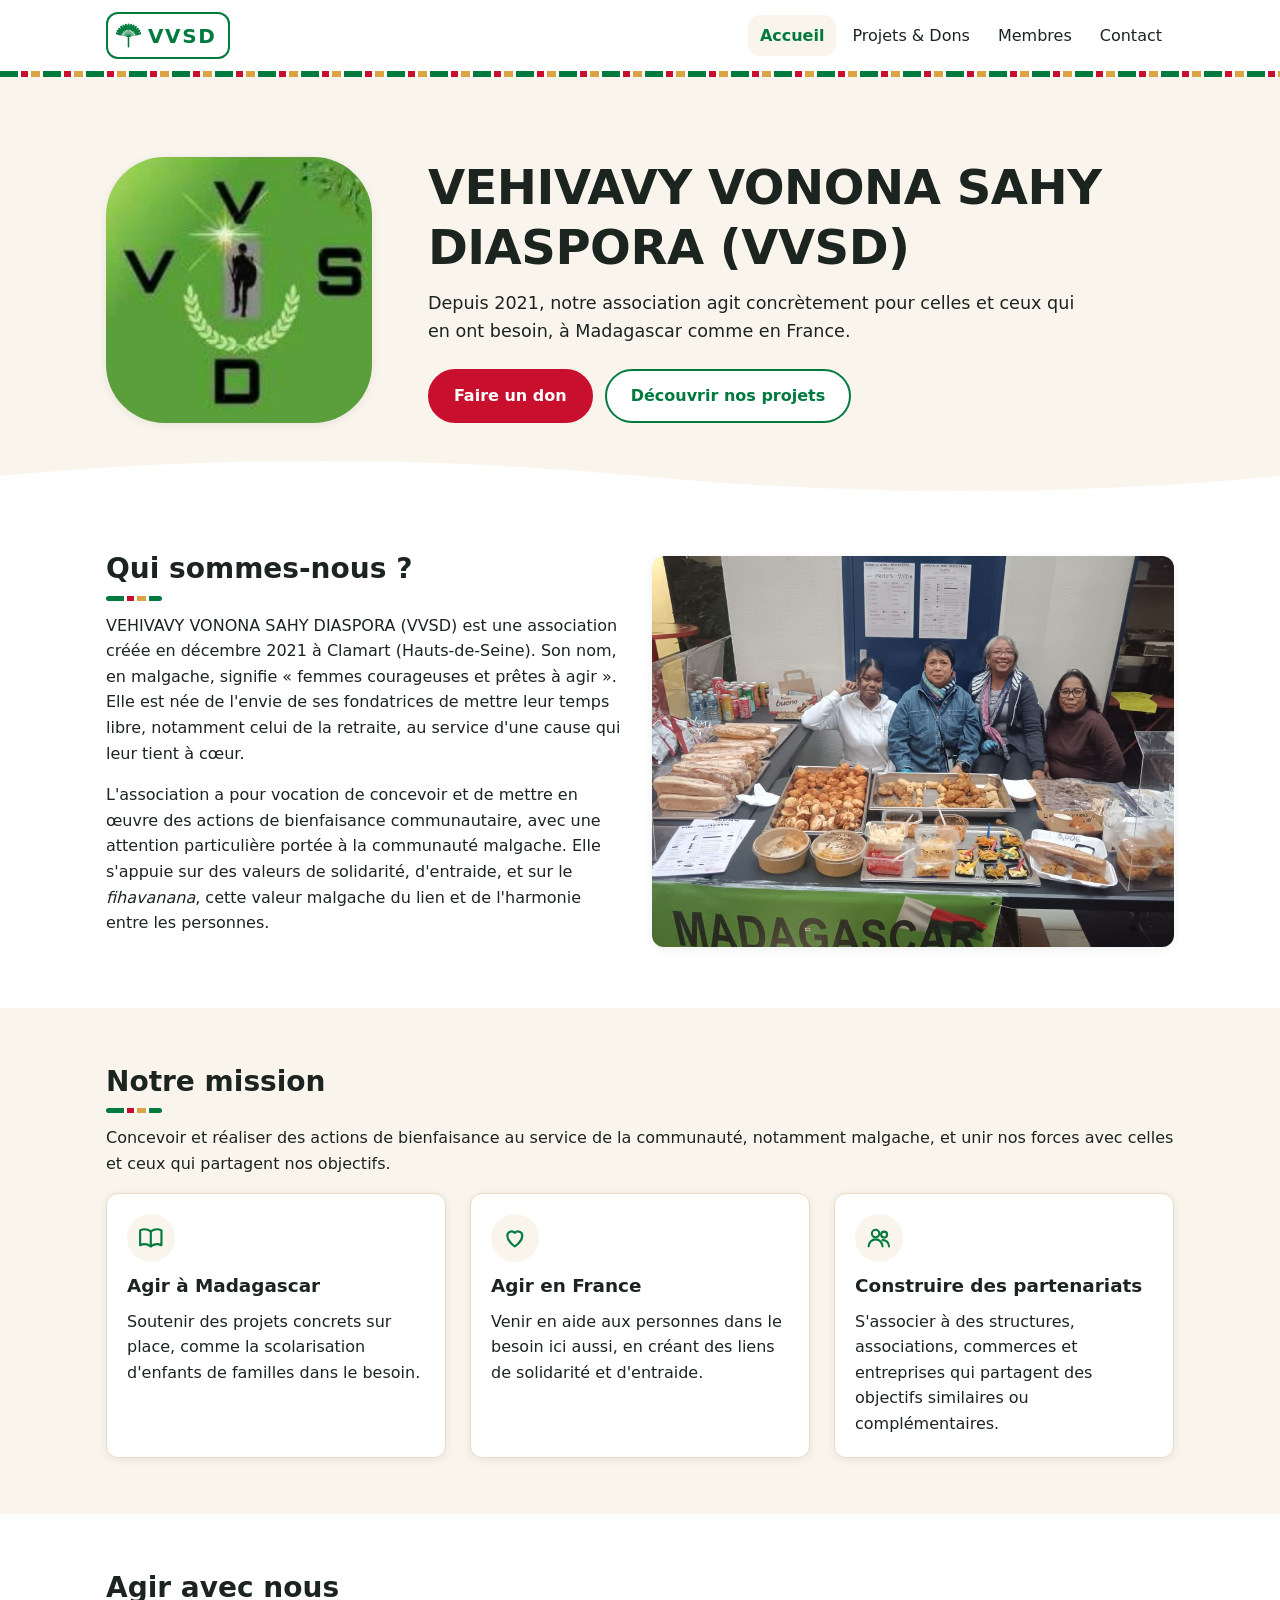
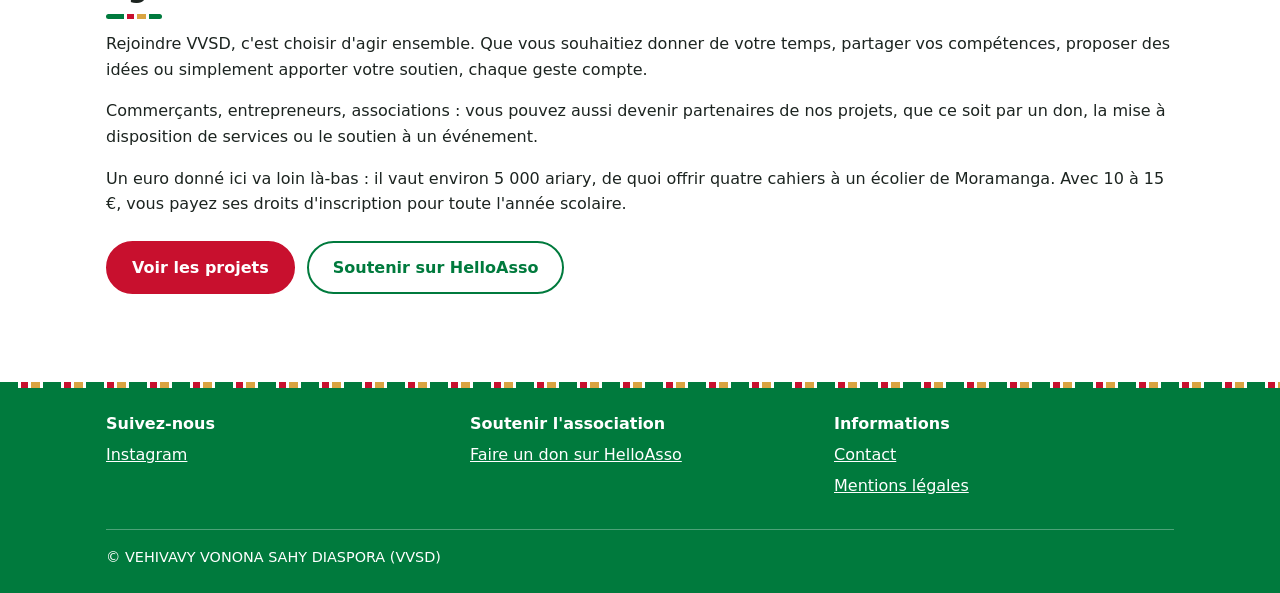
<file: index.html>
<!DOCTYPE html>
<html lang="fr">
<head>
  <meta charset="UTF-8">
  <meta name="viewport" content="width=device-width, initial-scale=1">
  <title>Accueil – VVSD</title>
  <meta name="description" content="VEHIVAVY VONONA SAHY DIASPORA (VVSD), association de solidarité agissant à Madagascar et en France.">
  <meta property="og:type" content="website">
  <meta property="og:site_name" content="VVSD">
  <meta property="og:locale" content="fr_FR">
  <meta property="og:title" content="Accueil – VVSD">
  <meta property="og:description" content="VEHIVAVY VONONA SAHY DIASPORA (VVSD), association de solidarité agissant à Madagascar et en France.">
  <meta property="og:url" content="https://mathieu-jousson.github.io/Site_VVSD/">
  <meta property="og:image" content="https://mathieu-jousson.github.io/Site_VVSD/assets/img/apercu-partage.jpg">
  <meta property="og:image:width" content="1200">
  <meta property="og:image:height" content="630">
  <meta property="og:image:alt" content="Logo et nom de l'association VVSD">
  <meta name="twitter:card" content="summary_large_image">
  <link rel="icon" type="image/png" sizes="32x32" href="assets/img/favicon-32.png">
  <link rel="apple-touch-icon" href="assets/img/apple-touch-icon.png">
  <link rel="stylesheet" href="css/style.css">
  <script src="js/script.js" defer></script>
</head>
<body>
  <a class="skip-link" href="#contenu">Aller au contenu</a>
  <header class="site-header">
    <div class="container header-inner">
      <a class="logo" href="index.html" aria-label="VVSD – retour à l'accueil">VVSD</a>
      <button class="nav-toggle" type="button" aria-expanded="false" aria-controls="nav-menu" hidden>
        <span class="nav-toggle-icon" aria-hidden="true"></span>
        <span>Menu</span>
      </button>
      <nav class="site-nav" aria-label="Navigation principale">
        <ul class="nav-list" id="nav-menu">
          <li><a href="index.html" aria-current="page">Accueil</a></li>
          <li><a href="projets.html">Projets &amp; Dons</a></li>
          <li><a href="membres.html">Membres</a></li>
          <li><a href="contact.html">Contact</a></li>
        </ul>
      </nav>
    </div>
  </header>

  <main id="contenu">
    <section class="hero hero-home">
      <div class="container hero-brand">
        <img class="hero-logo" src="assets/img/logo-vvsd.jpg" alt="Logo de l'association VVSD" width="400" height="400">
        <div>
          <h1>VEHIVAVY VONONA SAHY DIASPORA (VVSD)</h1>
          <p>Depuis 2021, notre association agit concrètement pour celles et ceux qui en ont besoin, à Madagascar comme en France.</p>
          <div class="cta-group">
            <a class="btn btn-primary" href="don.html">Faire un don</a>
            <a class="btn btn-secondary" href="projets.html">Découvrir nos projets</a>
          </div>
        </div>
      </div>
    </section>

    <section class="section" aria-labelledby="titre-presentation">
      <div class="container grid grid-2">
        <div>
          <h2 id="titre-presentation">Qui sommes-nous ?</h2>
          <p>VEHIVAVY VONONA SAHY DIASPORA (VVSD) est une association créée en décembre 2021 à Clamart (Hauts-de-Seine). Son nom, en malgache, signifie « femmes courageuses et prêtes à agir ». Elle est née de l'envie de ses fondatrices de mettre leur temps libre, notamment celui de la retraite, au service d'une cause qui leur tient à cœur.</p>
          <p>L'association a pour vocation de concevoir et de mettre en œuvre des actions de bienfaisance communautaire, avec une attention particulière portée à la communauté malgache. Elle s'appuie sur des valeurs de solidarité, d'entraide, et sur le <i lang="mg">fihavanana</i>, cette valeur malgache du lien et de l'harmonie entre les personnes.</p>
        </div>
        <img class="photo" src="assets/img/actus/festival-jeu-video-2026-1.jpg" alt="Quatre bénévoles de VVSD souriantes derrière leur stand au Festival du jeu vidéo et du numérique de Clamart" width="1000" height="675">
      </div>
    </section>

    <section class="section section-alt" aria-labelledby="titre-mission">
      <div class="container">
        <h2 id="titre-mission">Notre mission</h2>
        <p>Concevoir et réaliser des actions de bienfaisance au service de la communauté, notamment malgache, et unir nos forces avec celles et ceux qui partagent nos objectifs.</p>
        <div class="grid grid-3">
          <article class="card">
            <span class="card-icon" aria-hidden="true"><svg viewBox="0 0 24 24"><path d="M2 5c3-1.5 6.5-1.5 10 1 3.5-2.5 7-2.5 10-1v14c-3-1.5-6.5-1.5-10 1-3.5-2.5-7-2.5-10-1z"/><path d="M12 6v14"/></svg></span>
            <h3>Agir à Madagascar</h3>
            <p>Soutenir des projets concrets sur place, comme la scolarisation d'enfants de familles dans le besoin.</p>
          </article>
          <article class="card">
            <span class="card-icon" aria-hidden="true"><svg viewBox="0 0 24 24"><path d="M12 20s-7-4.4-7-10a4 4 0 0 1 7-2.6A4 4 0 0 1 19 10c0 5.6-7 10-7 10z"/></svg></span>
            <h3>Agir en France</h3>
            <p>Venir en aide aux personnes dans le besoin ici aussi, en créant des liens de solidarité et d'entraide.</p>
          </article>
          <article class="card">
            <span class="card-icon" aria-hidden="true"><svg viewBox="0 0 24 24"><circle cx="9" cy="8" r="3.5"/><path d="M2.5 20a6.5 6.5 0 0 1 13 0"/><circle cx="17" cy="9" r="2.8"/><path d="M15.5 14.2A5.5 5.5 0 0 1 21.5 20"/></svg></span>
            <h3>Construire des partenariats</h3>
            <p>S'associer à des structures, associations, commerces et entreprises qui partagent des objectifs similaires ou complémentaires.</p>
          </article>
        </div>
      </div>
    </section>

    <section class="section" aria-labelledby="titre-agir">
      <div class="container">
        <h2 id="titre-agir">Agir avec nous</h2>
        <p>Rejoindre VVSD, c'est choisir d'agir ensemble. Que vous souhaitiez donner de votre temps, partager vos compétences, proposer des idées ou simplement apporter votre soutien, chaque geste compte.</p>
        <p>Commerçants, entrepreneurs, associations : vous pouvez aussi devenir partenaires de nos projets, que ce soit par un don, la mise à disposition de services ou le soutien à un événement.</p>
        <p>Un euro donné ici va loin là-bas : il vaut environ 5 000 ariary, de quoi offrir quatre cahiers à un écolier de Moramanga. Avec 10 à 15 €, vous payez ses droits d'inscription pour toute l'année scolaire.</p>
        <div class="cta-group">
          <a class="btn btn-primary" href="projets.html">Voir les projets</a>
          <a class="btn btn-secondary" href="don.html">Soutenir sur HelloAsso</a>
        </div>
      </div>
    </section>
  </main>

  <footer class="site-footer">
    <div class="container">
      <div class="footer-grid">
        <div>
          <h2 class="footer-title">Suivez-nous</h2>
          <ul class="footer-list">
            <li><a href="https://www.instagram.com/vvsdiaspora/" target="_blank" rel="noopener">Instagram</a></li>
          </ul>
        </div>
        <div>
          <h2 class="footer-title">Soutenir l'association</h2>
          <ul class="footer-list">
            <li><a href="don.html">Faire un don sur HelloAsso</a></li>
          </ul>
        </div>
        <div>
          <h2 class="footer-title">Informations</h2>
          <ul class="footer-list">
            <li><a href="contact.html">Contact</a></li>
            <li><a href="mentions-legales.html">Mentions légales</a></li>
          </ul>
        </div>
      </div>
      <p class="copyright">© VEHIVAVY VONONA SAHY DIASPORA (VVSD)</p>
    </div>
  </footer>
</body>
</html>
</file>
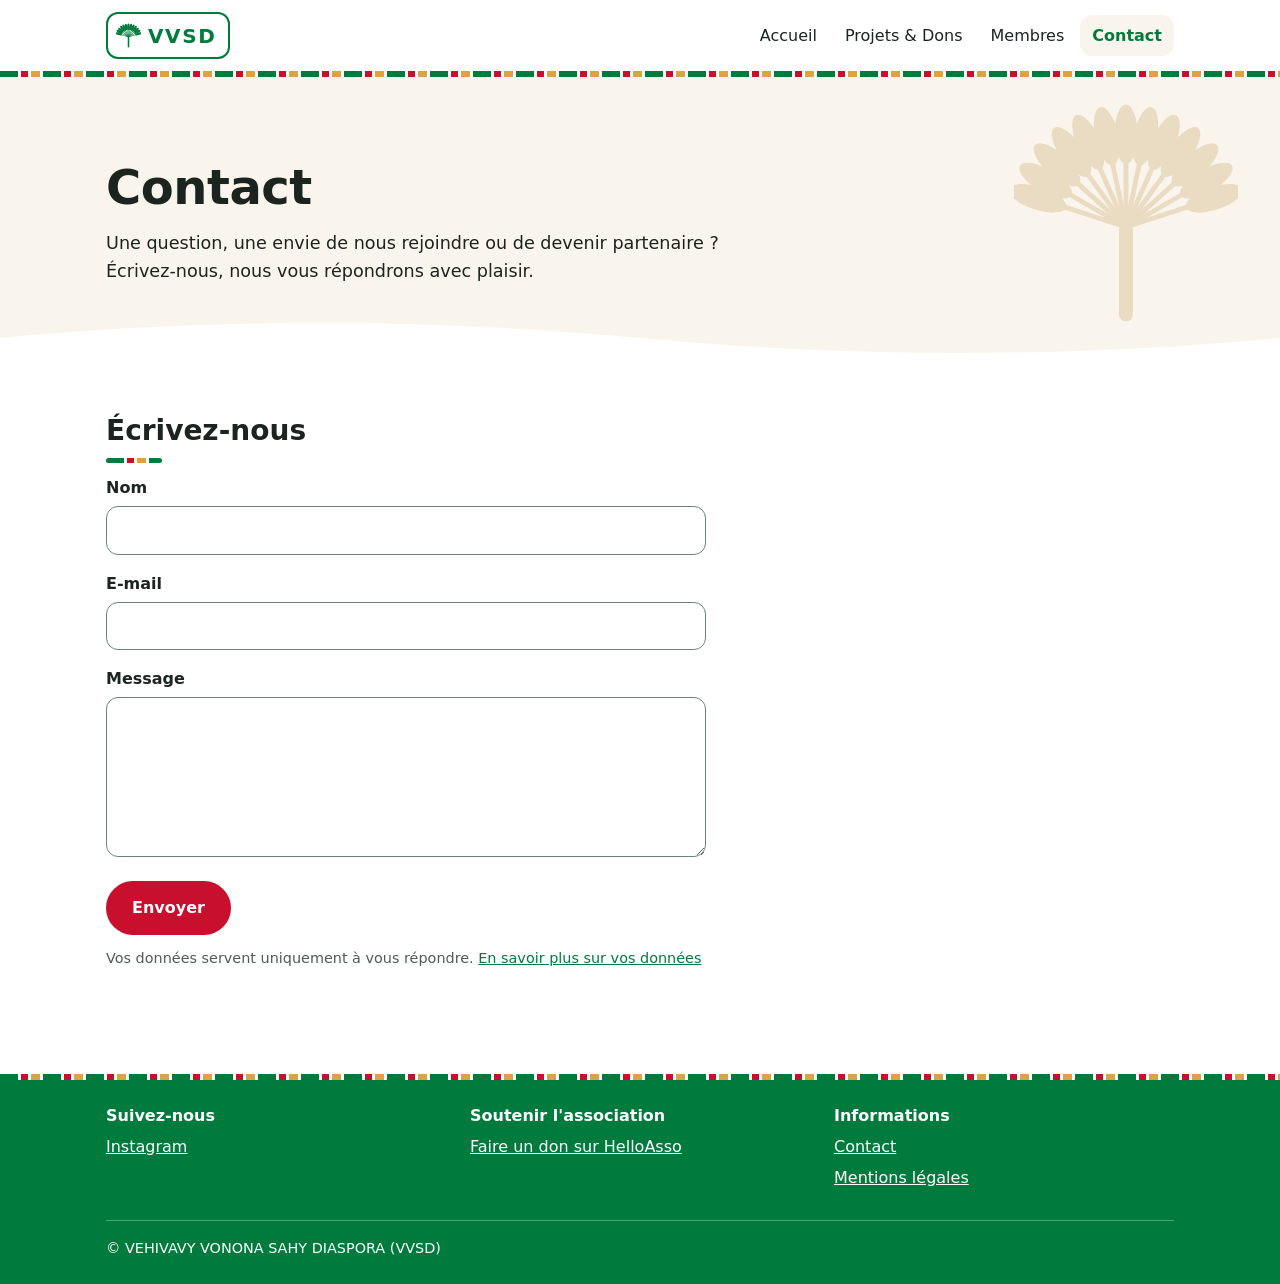
<file: contact.html>
<!DOCTYPE html>
<html lang="fr">
<head>
  <meta charset="UTF-8">
  <meta name="viewport" content="width=device-width, initial-scale=1">
  <title>Contact – VVSD</title>
  <meta name="description" content="Contacter l'association VVSD.">
  <meta property="og:type" content="website">
  <meta property="og:site_name" content="VVSD">
  <meta property="og:locale" content="fr_FR">
  <meta property="og:title" content="Contact – VVSD">
  <meta property="og:description" content="Contacter l'association VVSD.">
  <meta property="og:url" content="https://mathieu-jousson.github.io/Site_VVSD/contact.html">
  <meta property="og:image" content="https://mathieu-jousson.github.io/Site_VVSD/assets/img/apercu-partage.jpg">
  <meta property="og:image:width" content="1200">
  <meta property="og:image:height" content="630">
  <meta property="og:image:alt" content="Logo et nom de l'association VVSD">
  <meta name="twitter:card" content="summary_large_image">
  <link rel="icon" type="image/png" sizes="32x32" href="assets/img/favicon-32.png">
  <link rel="apple-touch-icon" href="assets/img/apple-touch-icon.png">
  <link rel="stylesheet" href="css/style.css">
  <script src="js/script.js" defer></script>
</head>
<body>
  <a class="skip-link" href="#contenu">Aller au contenu</a>
  <header class="site-header">
    <div class="container header-inner">
      <a class="logo" href="index.html" aria-label="VVSD – retour à l'accueil">VVSD</a>
      <button class="nav-toggle" type="button" aria-expanded="false" aria-controls="nav-menu" hidden>
        <span class="nav-toggle-icon" aria-hidden="true"></span>
        <span>Menu</span>
      </button>
      <nav class="site-nav" aria-label="Navigation principale">
        <ul class="nav-list" id="nav-menu">
          <li><a href="index.html">Accueil</a></li>
          <li><a href="projets.html">Projets &amp; Dons</a></li>
          <li><a href="membres.html">Membres</a></li>
          <li><a href="contact.html" aria-current="page">Contact</a></li>
        </ul>
      </nav>
    </div>
  </header>

  <main id="contenu">
    <section class="hero">
      <div class="container">
        <h1>Contact</h1>
        <p>Une question, une envie de nous rejoindre ou de devenir partenaire ? Écrivez-nous, nous vous répondrons avec plaisir.</p>
      </div>
    </section>

    <section class="section" aria-labelledby="titre-formulaire">
      <div class="container">
        <h2 id="titre-formulaire">Écrivez-nous</h2>
        <form class="contact-form" id="contact-form" action="https://api.web3forms.com/submit" method="POST">
          <input type="hidden" name="access_key" value="9708a13d-e85e-4db5-9767-aa6a70308071">
          <div class="form-field">
            <label for="name">Nom</label>
            <input type="text" id="name" name="name" autocomplete="name" required>
          </div>
          <div class="form-field">
            <label for="email">E-mail</label>
            <input type="email" id="email" name="email" autocomplete="email" required>
          </div>
          <div class="form-field">
            <label for="message">Message</label>
            <textarea id="message" name="message" required></textarea>
          </div>
          <button class="btn btn-primary" type="submit">Envoyer</button>
          <p class="form-note">Vos données servent uniquement à vous répondre. <a href="mentions-legales.html#donnees-personnelles">En savoir plus sur vos données</a></p>
          <div class="form-status" id="form-status" role="status" aria-live="polite"></div>
          <template id="form-error">Votre message n'a pas pu être envoyé : notre formulaire est peut-être momentanément indisponible. Pas d'inquiétude, votre texte est toujours dans le formulaire. Copiez-le et envoyez-le-nous directement à <a href="mailto:vvsdiaspora@gmail.com">vvsdiaspora@gmail.com</a>.</template>
        </form>
      </div>
    </section>
  </main>

  <footer class="site-footer">
    <div class="container">
      <div class="footer-grid">
        <div>
          <h2 class="footer-title">Suivez-nous</h2>
          <ul class="footer-list">
            <li><a href="https://www.instagram.com/vvsdiaspora/" target="_blank" rel="noopener">Instagram</a></li>
          </ul>
        </div>
        <div>
          <h2 class="footer-title">Soutenir l'association</h2>
          <ul class="footer-list">
            <li><a href="don.html">Faire un don sur HelloAsso</a></li>
          </ul>
        </div>
        <div>
          <h2 class="footer-title">Informations</h2>
          <ul class="footer-list">
            <li><a href="contact.html">Contact</a></li>
            <li><a href="mentions-legales.html">Mentions légales</a></li>
          </ul>
        </div>
      </div>
      <p class="copyright">© VEHIVAVY VONONA SAHY DIASPORA (VVSD)</p>
    </div>
  </footer>
</body>
</html>
</file>
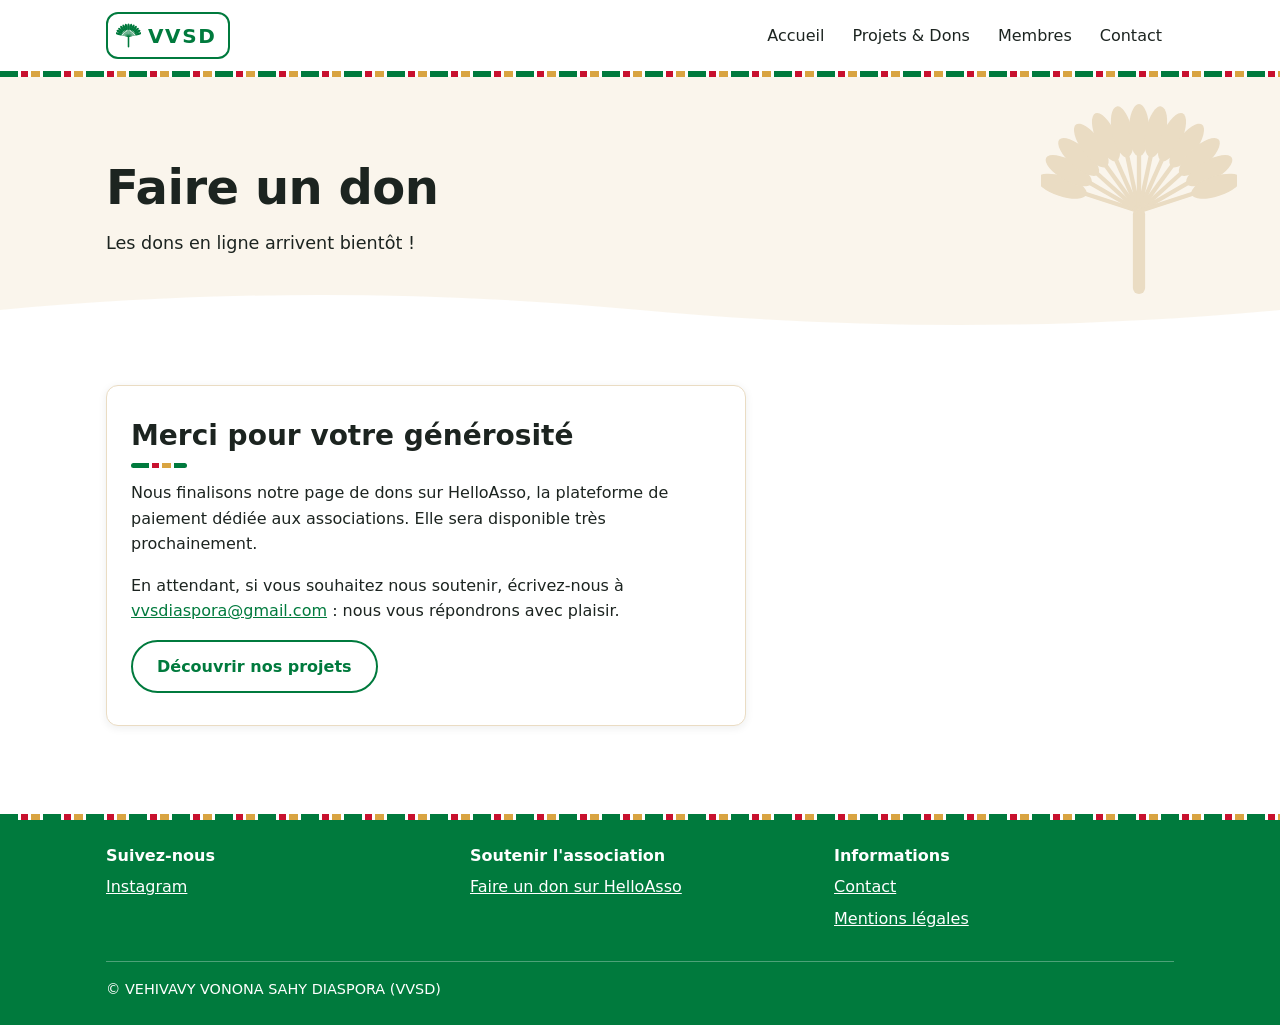
<file: don.html>
<!DOCTYPE html>
<html lang="fr">
<head>
  <meta charset="UTF-8">
  <meta name="viewport" content="width=device-width, initial-scale=1">
  <title>Faire un don – VVSD</title>
  <meta name="description" content="Faire un don à l'association VVSD : la page de dons en ligne arrive bientôt.">
  <meta property="og:type" content="website">
  <meta property="og:site_name" content="VVSD">
  <meta property="og:locale" content="fr_FR">
  <meta property="og:title" content="Faire un don – VVSD">
  <meta property="og:description" content="Faire un don à l'association VVSD : la page de dons en ligne arrive bientôt.">
  <meta property="og:url" content="https://mathieu-jousson.github.io/Site_VVSD/don.html">
  <meta property="og:image" content="https://mathieu-jousson.github.io/Site_VVSD/assets/img/apercu-partage.jpg">
  <meta property="og:image:width" content="1200">
  <meta property="og:image:height" content="630">
  <meta property="og:image:alt" content="Logo et nom de l'association VVSD">
  <meta name="twitter:card" content="summary_large_image">
  <link rel="icon" type="image/png" sizes="32x32" href="assets/img/favicon-32.png">
  <link rel="apple-touch-icon" href="assets/img/apple-touch-icon.png">
  <link rel="stylesheet" href="css/style.css">
  <script src="js/script.js" defer></script>
</head>
<body>
  <a class="skip-link" href="#contenu">Aller au contenu</a>
  <header class="site-header">
    <div class="container header-inner">
      <a class="logo" href="index.html" aria-label="VVSD – retour à l'accueil">VVSD</a>
      <button class="nav-toggle" type="button" aria-expanded="false" aria-controls="nav-menu" hidden>
        <span class="nav-toggle-icon" aria-hidden="true"></span>
        <span>Menu</span>
      </button>
      <nav class="site-nav" aria-label="Navigation principale">
        <ul class="nav-list" id="nav-menu">
          <li><a href="index.html">Accueil</a></li>
          <li><a href="projets.html">Projets &amp; Dons</a></li>
          <li><a href="membres.html">Membres</a></li>
          <li><a href="contact.html">Contact</a></li>
        </ul>
      </nav>
    </div>
  </header>

  <main id="contenu">
    <section class="hero">
      <div class="container">
        <h1>Faire un don</h1>
        <p>Les dons en ligne arrivent bientôt !</p>
      </div>
    </section>

    <section class="section">
      <div class="container">
        <div class="card soon">
          <h2>Merci pour votre générosité</h2>
          <p>Nous finalisons notre page de dons sur HelloAsso, la plateforme de paiement dédiée aux associations. Elle sera disponible très prochainement.</p>
          <p>En attendant, si vous souhaitez nous soutenir, écrivez-nous à <a href="mailto:vvsdiaspora@gmail.com">vvsdiaspora@gmail.com</a> : nous vous répondrons avec plaisir.</p>
          <div class="cta-group">
            <a class="btn btn-secondary" href="projets.html">Découvrir nos projets</a>
          </div>
        </div>
      </div>
    </section>
  </main>

  <footer class="site-footer">
    <div class="container">
      <div class="footer-grid">
        <div>
          <h2 class="footer-title">Suivez-nous</h2>
          <ul class="footer-list">
            <li><a href="https://www.instagram.com/vvsdiaspora/" target="_blank" rel="noopener">Instagram</a></li>
          </ul>
        </div>
        <div>
          <h2 class="footer-title">Soutenir l'association</h2>
          <ul class="footer-list">
            <li><a href="don.html">Faire un don sur HelloAsso</a></li>
          </ul>
        </div>
        <div>
          <h2 class="footer-title">Informations</h2>
          <ul class="footer-list">
            <li><a href="contact.html">Contact</a></li>
            <li><a href="mentions-legales.html">Mentions légales</a></li>
          </ul>
        </div>
      </div>
      <p class="copyright">© VEHIVAVY VONONA SAHY DIASPORA (VVSD)</p>
    </div>
  </footer>
</body>
</html>
</file>
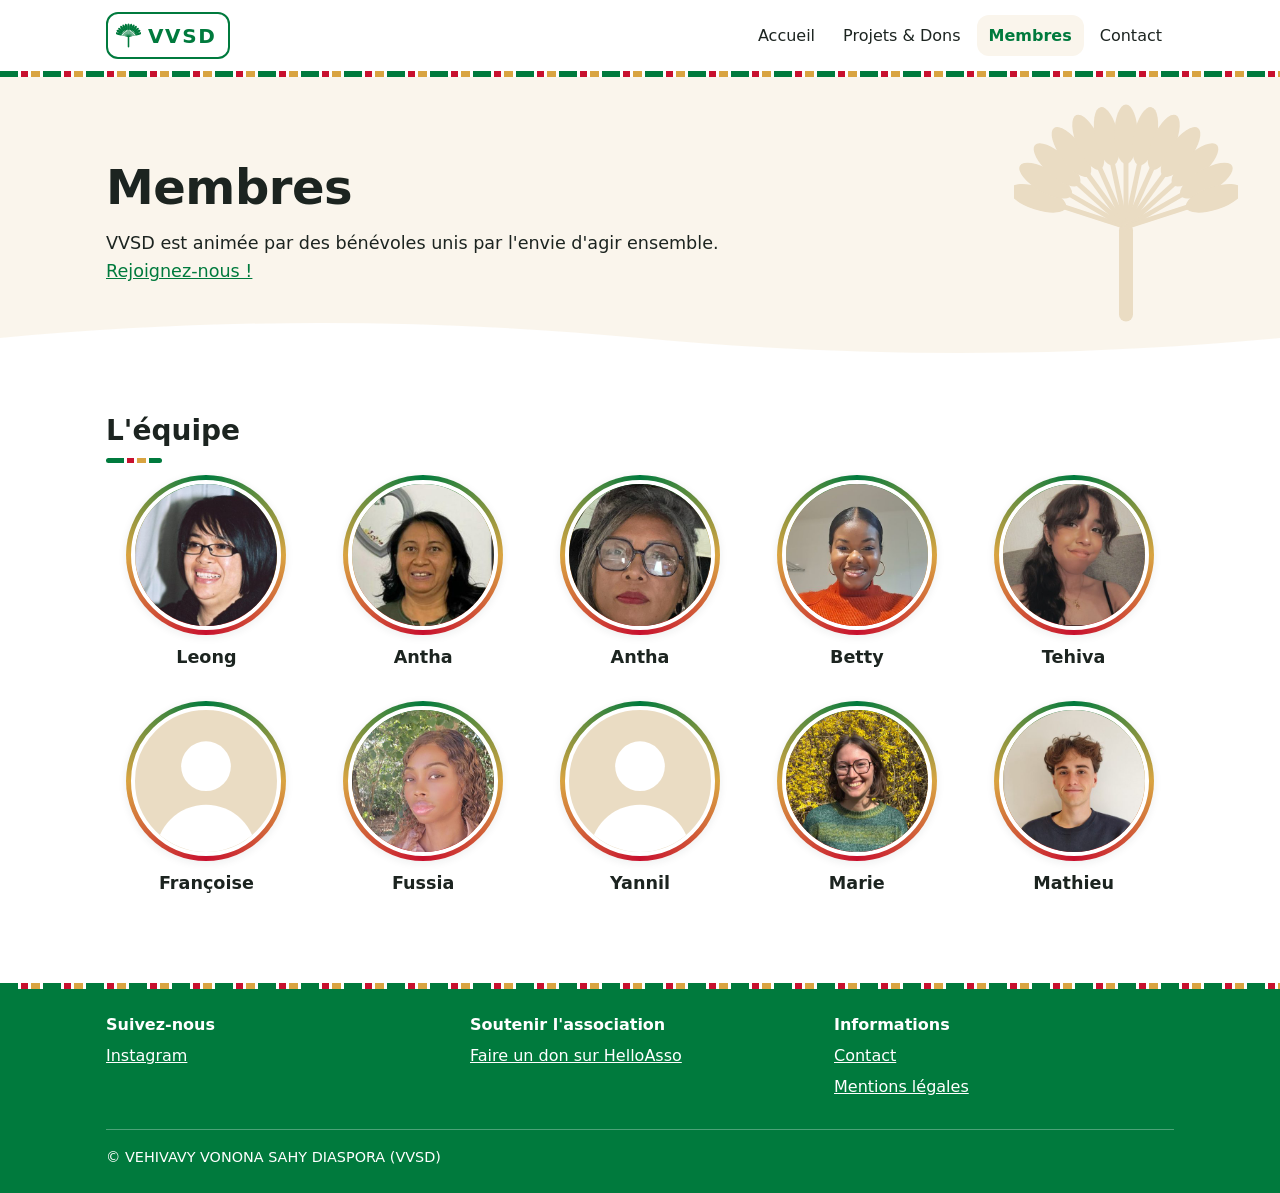
<file: membres.html>
<!DOCTYPE html>
<html lang="fr">
<head>
  <meta charset="UTF-8">
  <meta name="viewport" content="width=device-width, initial-scale=1">
  <title>Membres – VVSD</title>
  <meta name="description" content="Les membres de l'association VVSD.">
  <meta property="og:type" content="website">
  <meta property="og:site_name" content="VVSD">
  <meta property="og:locale" content="fr_FR">
  <meta property="og:title" content="Membres – VVSD">
  <meta property="og:description" content="Les membres de l'association VVSD.">
  <meta property="og:url" content="https://mathieu-jousson.github.io/Site_VVSD/membres.html">
  <meta property="og:image" content="https://mathieu-jousson.github.io/Site_VVSD/assets/img/apercu-partage.jpg">
  <meta property="og:image:width" content="1200">
  <meta property="og:image:height" content="630">
  <meta property="og:image:alt" content="Logo et nom de l'association VVSD">
  <meta name="twitter:card" content="summary_large_image">
  <link rel="icon" type="image/png" sizes="32x32" href="assets/img/favicon-32.png">
  <link rel="apple-touch-icon" href="assets/img/apple-touch-icon.png">
  <link rel="stylesheet" href="css/style.css">
  <script src="js/script.js" defer></script>
</head>
<body>
  <a class="skip-link" href="#contenu">Aller au contenu</a>
  <header class="site-header">
    <div class="container header-inner">
      <a class="logo" href="index.html" aria-label="VVSD – retour à l'accueil">VVSD</a>
      <button class="nav-toggle" type="button" aria-expanded="false" aria-controls="nav-menu" hidden>
        <span class="nav-toggle-icon" aria-hidden="true"></span>
        <span>Menu</span>
      </button>
      <nav class="site-nav" aria-label="Navigation principale">
        <ul class="nav-list" id="nav-menu">
          <li><a href="index.html">Accueil</a></li>
          <li><a href="projets.html">Projets &amp; Dons</a></li>
          <li><a href="membres.html" aria-current="page">Membres</a></li>
          <li><a href="contact.html">Contact</a></li>
        </ul>
      </nav>
    </div>
  </header>

  <main id="contenu">
    <section class="hero">
      <div class="container">
        <h1>Membres</h1>
        <p>VVSD est animée par des bénévoles unis par l'envie d'agir ensemble. <a href="contact.html">Rejoignez-nous !</a></p>
      </div>
    </section>

    <section class="section" aria-labelledby="titre-membres">
      <div class="container">
        <h2 id="titre-membres">L'équipe</h2>
        <ul class="team">
          <li class="member">
            <span class="avatar"><img src="assets/img/membres/leong.jpg" alt="Portrait de Leong" width="400" height="400" loading="lazy"></span>
            <h3 class="member-name">Leong</h3>
          </li>
          <li class="member">
            <span class="avatar"><img src="assets/img/membres/antha-1.jpg" alt="Portrait de Antha" width="400" height="400" loading="lazy"></span>
            <h3 class="member-name">Antha</h3>
          </li>
          <li class="member">
            <span class="avatar"><img src="assets/img/membres/antha-2.jpg" alt="Portrait de Antha" width="400" height="400" loading="lazy"></span>
            <h3 class="member-name">Antha</h3>
          </li>
          <li class="member">
            <span class="avatar"><img src="assets/img/membres/betty.jpg" alt="Portrait de Betty" width="400" height="400" loading="lazy"></span>
            <h3 class="member-name">Betty</h3>
          </li>
          <li class="member">
            <span class="avatar"><img src="assets/img/membres/tehiva.jpg" alt="Portrait de Tehiva" width="400" height="400" loading="lazy"></span>
            <h3 class="member-name">Tehiva</h3>
          </li>
          <li class="member">
            <span class="avatar avatar-empty"><svg viewBox="0 0 24 24" aria-hidden="true"><circle cx="12" cy="9.5" r="4.2"/><path d="M3.5 24.5a8.5 8.5 0 0 1 17 0z"/></svg></span>
            <h3 class="member-name">Françoise</h3>
          </li>
          <li class="member">
            <span class="avatar"><img src="assets/img/membres/fussia.jpg" alt="Portrait de Fussia" width="400" height="400" loading="lazy"></span>
            <h3 class="member-name">Fussia</h3>
          </li>
          <li class="member">
            <span class="avatar avatar-empty"><svg viewBox="0 0 24 24" aria-hidden="true"><circle cx="12" cy="9.5" r="4.2"/><path d="M3.5 24.5a8.5 8.5 0 0 1 17 0z"/></svg></span>
            <h3 class="member-name">Yannil</h3>
          </li>
          <li class="member">
            <span class="avatar"><img src="assets/img/membres/marie.jpg" alt="Portrait de Marie" width="400" height="400" loading="lazy"></span>
            <h3 class="member-name">Marie</h3>
          </li>
          <li class="member">
            <span class="avatar"><img src="assets/img/membres/mathieu.jpg" alt="Portrait de Mathieu" width="400" height="400" loading="lazy"></span>
            <h3 class="member-name">Mathieu</h3>
          </li>
        </ul>
      </div>
    </section>
  </main>

  <footer class="site-footer">
    <div class="container">
      <div class="footer-grid">
        <div>
          <h2 class="footer-title">Suivez-nous</h2>
          <ul class="footer-list">
            <li><a href="https://www.instagram.com/vvsdiaspora/" target="_blank" rel="noopener">Instagram</a></li>
          </ul>
        </div>
        <div>
          <h2 class="footer-title">Soutenir l'association</h2>
          <ul class="footer-list">
            <li><a href="don.html">Faire un don sur HelloAsso</a></li>
          </ul>
        </div>
        <div>
          <h2 class="footer-title">Informations</h2>
          <ul class="footer-list">
            <li><a href="contact.html">Contact</a></li>
            <li><a href="mentions-legales.html">Mentions légales</a></li>
          </ul>
        </div>
      </div>
      <p class="copyright">© VEHIVAVY VONONA SAHY DIASPORA (VVSD)</p>
    </div>
  </footer>
</body>
</html>
</file>
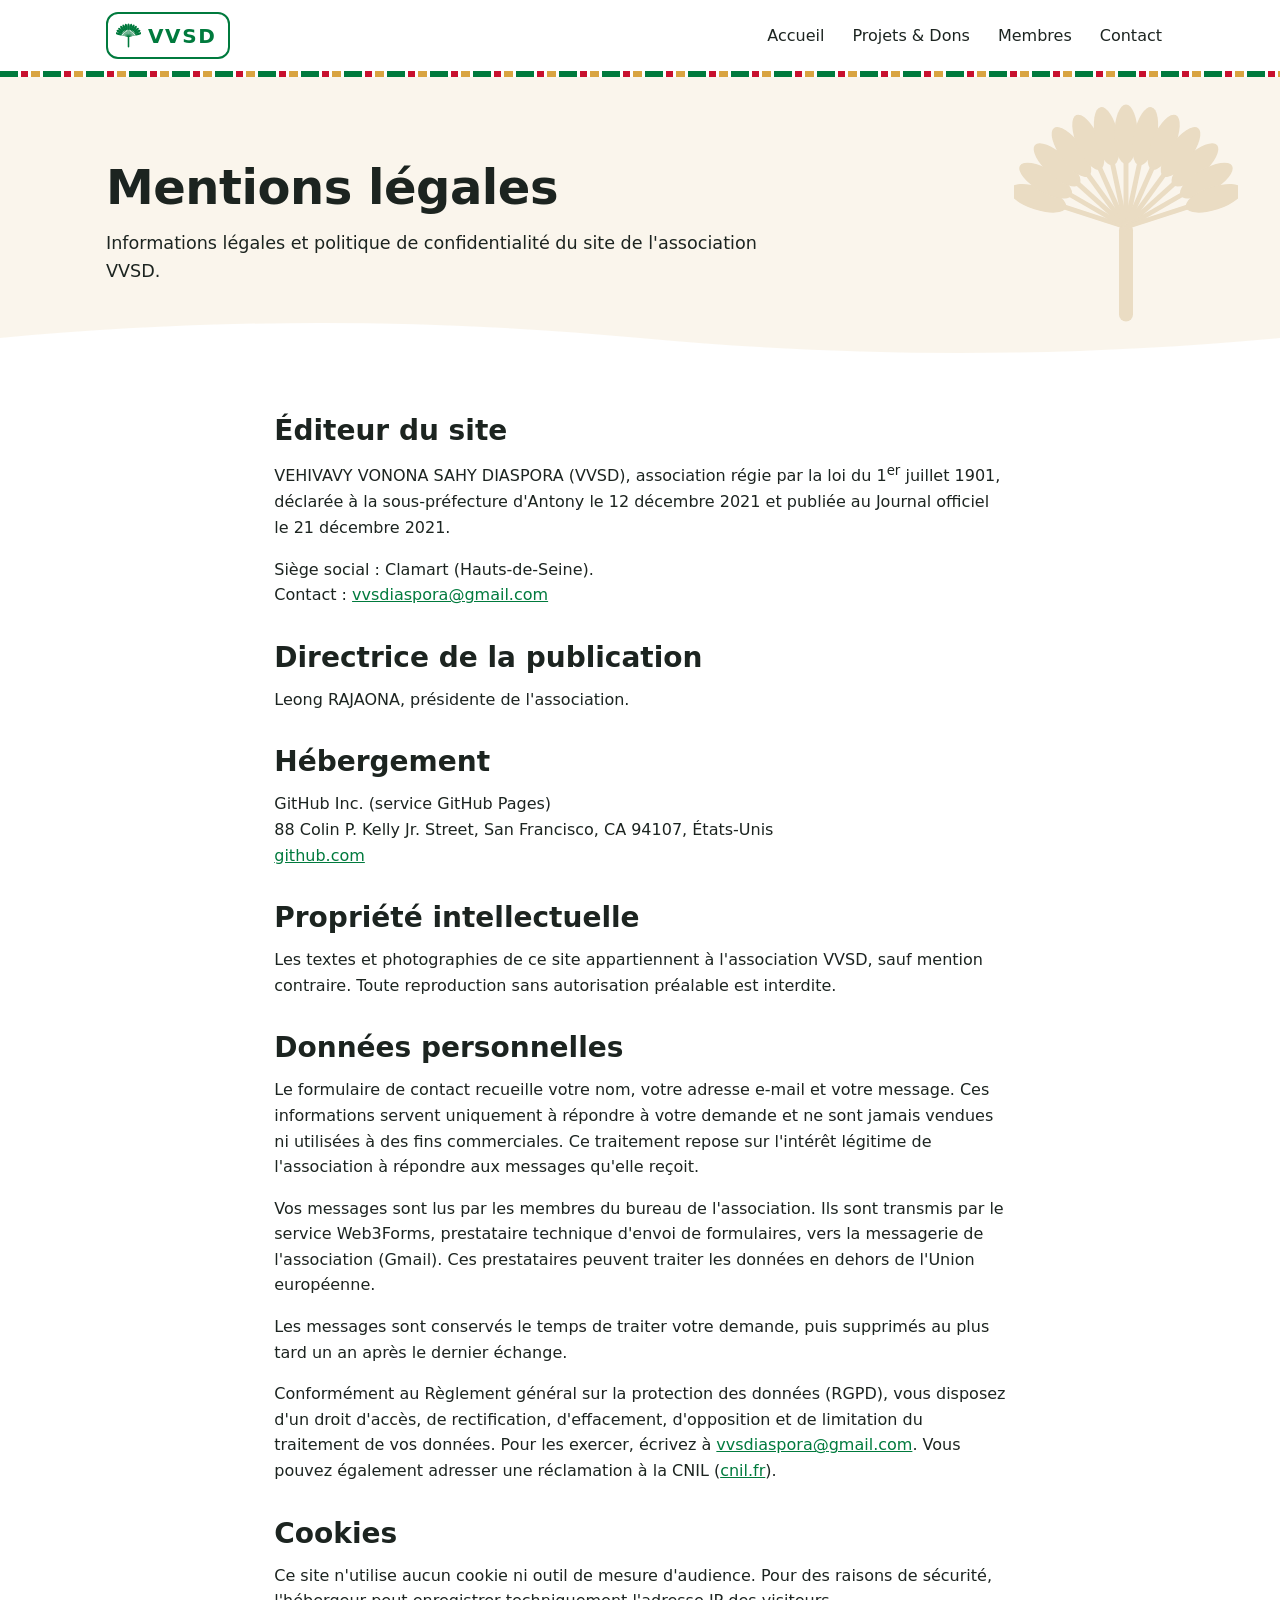
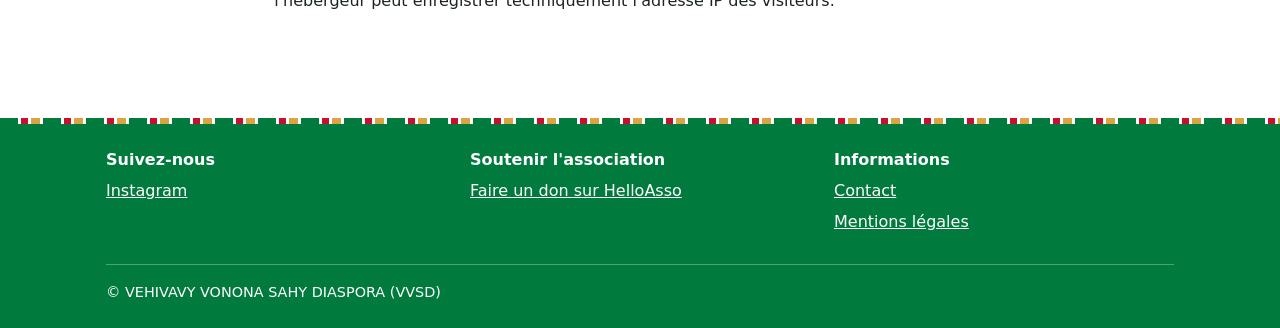
<file: mentions-legales.html>
<!DOCTYPE html>
<html lang="fr">
<head>
  <meta charset="UTF-8">
  <meta name="viewport" content="width=device-width, initial-scale=1">
  <title>Mentions légales – VVSD</title>
  <meta name="description" content="Mentions légales et politique de confidentialité du site de l'association VVSD.">
  <meta property="og:type" content="website">
  <meta property="og:site_name" content="VVSD">
  <meta property="og:locale" content="fr_FR">
  <meta property="og:title" content="Mentions légales – VVSD">
  <meta property="og:description" content="Mentions légales et politique de confidentialité du site de l'association VVSD.">
  <meta property="og:url" content="https://mathieu-jousson.github.io/Site_VVSD/mentions-legales.html">
  <meta property="og:image" content="https://mathieu-jousson.github.io/Site_VVSD/assets/img/apercu-partage.jpg">
  <meta property="og:image:width" content="1200">
  <meta property="og:image:height" content="630">
  <meta property="og:image:alt" content="Logo et nom de l'association VVSD">
  <meta name="twitter:card" content="summary_large_image">
  <link rel="icon" type="image/png" sizes="32x32" href="assets/img/favicon-32.png">
  <link rel="apple-touch-icon" href="assets/img/apple-touch-icon.png">
  <link rel="stylesheet" href="css/style.css">
  <script src="js/script.js" defer></script>
</head>
<body>
  <a class="skip-link" href="#contenu">Aller au contenu</a>
  <header class="site-header">
    <div class="container header-inner">
      <a class="logo" href="index.html" aria-label="VVSD – retour à l'accueil">VVSD</a>
      <button class="nav-toggle" type="button" aria-expanded="false" aria-controls="nav-menu" hidden>
        <span class="nav-toggle-icon" aria-hidden="true"></span>
        <span>Menu</span>
      </button>
      <nav class="site-nav" aria-label="Navigation principale">
        <ul class="nav-list" id="nav-menu">
          <li><a href="index.html">Accueil</a></li>
          <li><a href="projets.html">Projets &amp; Dons</a></li>
          <li><a href="membres.html">Membres</a></li>
          <li><a href="contact.html">Contact</a></li>
        </ul>
      </nav>
    </div>
  </header>

  <main id="contenu">
    <section class="hero">
      <div class="container">
        <h1>Mentions légales</h1>
        <p>Informations légales et politique de confidentialité du site de l'association VVSD.</p>
      </div>
    </section>

    <section class="section">
      <div class="container legal">
        <h2>Éditeur du site</h2>
        <p>VEHIVAVY VONONA SAHY DIASPORA (VVSD), association régie par la loi du 1<sup>er</sup> juillet 1901, déclarée à la sous-préfecture d'Antony le 12 décembre 2021 et publiée au Journal officiel le 21 décembre 2021.</p>
        <p>Siège social : Clamart (Hauts-de-Seine).<br>
        Contact : <a href="mailto:vvsdiaspora@gmail.com">vvsdiaspora@gmail.com</a></p>

        <h2>Directrice de la publication</h2>
        <p>Leong RAJAONA, présidente de l'association.</p>

        <h2>Hébergement</h2>
        <p>GitHub Inc. (service GitHub Pages)<br>
        88 Colin P. Kelly Jr. Street, San Francisco, CA 94107, États-Unis<br>
        <a href="https://github.com" target="_blank" rel="noopener">github.com</a></p>

        <h2>Propriété intellectuelle</h2>
        <p>Les textes et photographies de ce site appartiennent à l'association VVSD, sauf mention contraire. Toute reproduction sans autorisation préalable est interdite.</p>

        <h2 id="donnees-personnelles">Données personnelles</h2>
        <p>Le formulaire de contact recueille votre nom, votre adresse e-mail et votre message. Ces informations servent uniquement à répondre à votre demande et ne sont jamais vendues ni utilisées à des fins commerciales. Ce traitement repose sur l'intérêt légitime de l'association à répondre aux messages qu'elle reçoit.</p>
        <p>Vos messages sont lus par les membres du bureau de l'association. Ils sont transmis par le service Web3Forms, prestataire technique d'envoi de formulaires, vers la messagerie de l'association (Gmail). Ces prestataires peuvent traiter les données en dehors de l'Union européenne.</p>
        <p>Les messages sont conservés le temps de traiter votre demande, puis supprimés au plus tard un an après le dernier échange.</p>
        <p>Conformément au Règlement général sur la protection des données (RGPD), vous disposez d'un droit d'accès, de rectification, d'effacement, d'opposition et de limitation du traitement de vos données. Pour les exercer, écrivez à <a href="mailto:vvsdiaspora@gmail.com">vvsdiaspora@gmail.com</a>. Vous pouvez également adresser une réclamation à la CNIL (<a href="https://www.cnil.fr" target="_blank" rel="noopener">cnil.fr</a>).</p>

        <h2>Cookies</h2>
        <p>Ce site n'utilise aucun cookie ni outil de mesure d'audience. Pour des raisons de sécurité, l'hébergeur peut enregistrer techniquement l'adresse IP des visiteurs.</p>
      </div>
    </section>
  </main>

  <footer class="site-footer">
    <div class="container">
      <div class="footer-grid">
        <div>
          <h2 class="footer-title">Suivez-nous</h2>
          <ul class="footer-list">
            <li><a href="https://www.instagram.com/vvsdiaspora/" target="_blank" rel="noopener">Instagram</a></li>
          </ul>
        </div>
        <div>
          <h2 class="footer-title">Soutenir l'association</h2>
          <ul class="footer-list">
            <li><a href="don.html">Faire un don sur HelloAsso</a></li>
          </ul>
        </div>
        <div>
          <h2 class="footer-title">Informations</h2>
          <ul class="footer-list">
            <li><a href="contact.html">Contact</a></li>
            <li><a href="mentions-legales.html" aria-current="page">Mentions légales</a></li>
          </ul>
        </div>
      </div>
      <p class="copyright">© VEHIVAVY VONONA SAHY DIASPORA (VVSD)</p>
    </div>
  </footer>
</body>
</html>
</file>
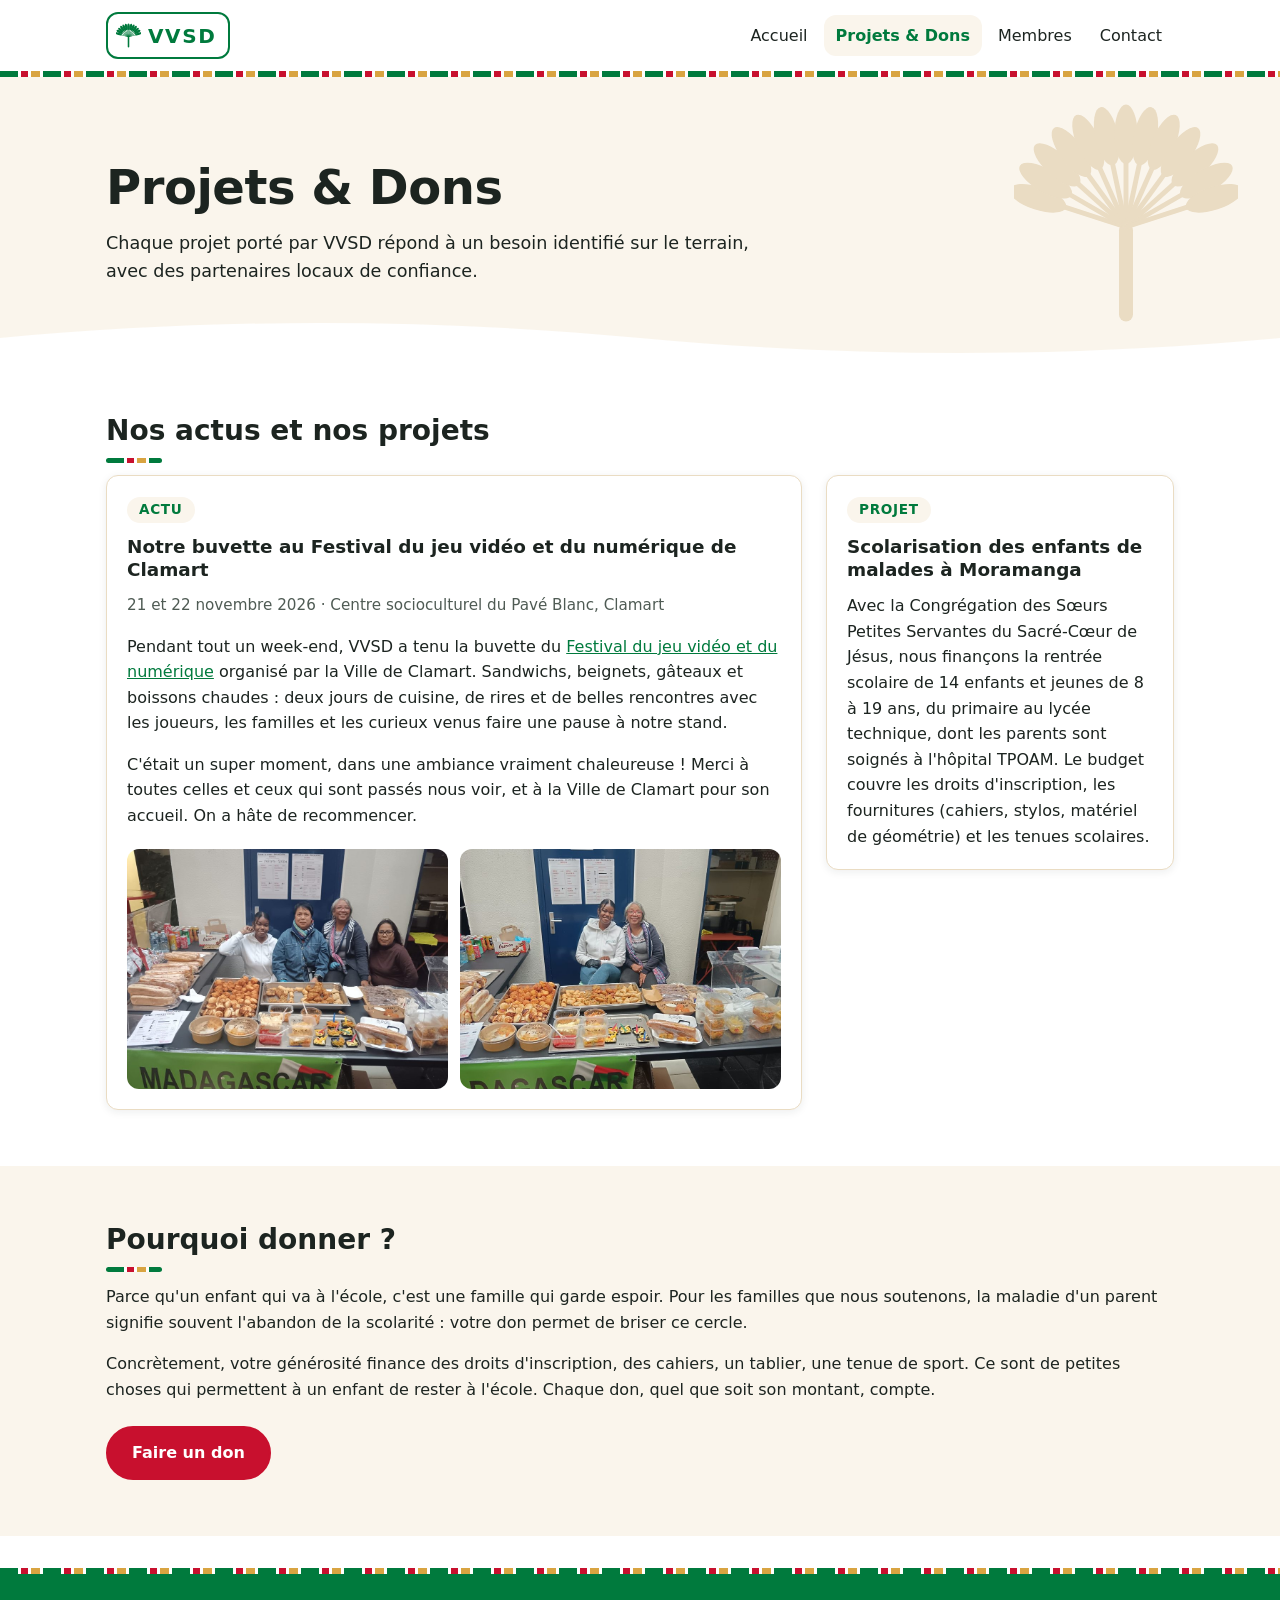
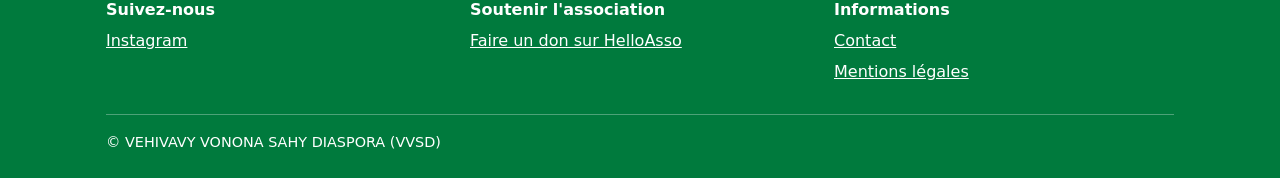
<file: projets.html>
<!DOCTYPE html>
<html lang="fr">
<head>
  <meta charset="UTF-8">
  <meta name="viewport" content="width=device-width, initial-scale=1">
  <title>Projets &amp; Dons – VVSD</title>
  <meta name="description" content="Les projets de l'association VVSD et comment la soutenir par un don.">
  <meta property="og:type" content="website">
  <meta property="og:site_name" content="VVSD">
  <meta property="og:locale" content="fr_FR">
  <meta property="og:title" content="Projets &amp; Dons – VVSD">
  <meta property="og:description" content="Les projets de l'association VVSD et comment la soutenir par un don.">
  <meta property="og:url" content="https://mathieu-jousson.github.io/Site_VVSD/projets.html">
  <meta property="og:image" content="https://mathieu-jousson.github.io/Site_VVSD/assets/img/apercu-partage.jpg">
  <meta property="og:image:width" content="1200">
  <meta property="og:image:height" content="630">
  <meta property="og:image:alt" content="Logo et nom de l'association VVSD">
  <meta name="twitter:card" content="summary_large_image">
  <link rel="icon" type="image/png" sizes="32x32" href="assets/img/favicon-32.png">
  <link rel="apple-touch-icon" href="assets/img/apple-touch-icon.png">
  <link rel="stylesheet" href="css/style.css">
  <script src="js/script.js" defer></script>
</head>
<body>
  <a class="skip-link" href="#contenu">Aller au contenu</a>
  <header class="site-header">
    <div class="container header-inner">
      <a class="logo" href="index.html" aria-label="VVSD – retour à l'accueil">VVSD</a>
      <button class="nav-toggle" type="button" aria-expanded="false" aria-controls="nav-menu" hidden>
        <span class="nav-toggle-icon" aria-hidden="true"></span>
        <span>Menu</span>
      </button>
      <nav class="site-nav" aria-label="Navigation principale">
        <ul class="nav-list" id="nav-menu">
          <li><a href="index.html">Accueil</a></li>
          <li><a href="projets.html" aria-current="page">Projets &amp; Dons</a></li>
          <li><a href="membres.html">Membres</a></li>
          <li><a href="contact.html">Contact</a></li>
        </ul>
      </nav>
    </div>
  </header>

  <main id="contenu">
    <section class="hero">
      <div class="container">
        <h1>Projets &amp; Dons</h1>
        <p>Chaque projet porté par VVSD répond à un besoin identifié sur le terrain, avec des partenaires locaux de confiance.</p>
      </div>
    </section>

    <section class="section" aria-labelledby="titre-projets">
      <div class="container">
        <h2 id="titre-projets">Nos actus et nos projets</h2>
        <div class="news-grid">
          <article class="card news-card">
            <p class="tag">Actu</p>
            <h3>Notre buvette au Festival du jeu vidéo et du numérique de Clamart</h3>
            <p class="news-meta">21 et 22 novembre 2026 · Centre socioculturel du Pavé Blanc, Clamart</p>
            <p>Pendant tout un week-end, VVSD a tenu la buvette du <a href="https://www.clamart.fr/fr/agenda/festival-du-jeu-video-et-du-numerique-2026" target="_blank" rel="noopener">Festival du jeu vidéo et du numérique</a> organisé par la Ville de Clamart. Sandwichs, beignets, gâteaux et boissons chaudes : deux jours de cuisine, de rires et de belles rencontres avec les joueurs, les familles et les curieux venus faire une pause à notre stand.</p>
            <p>C'était un super moment, dans une ambiance vraiment chaleureuse ! Merci à toutes celles et ceux qui sont passés nous voir, et à la Ville de Clamart pour son accueil. On a hâte de recommencer.</p>
            <div class="news-photos">
              <img src="assets/img/actus/festival-jeu-video-2026-1.jpg" alt="Quatre bénévoles de VVSD souriantes derrière la buvette garnie de sandwichs et de pâtisseries" width="1000" height="675" loading="lazy">
              <img src="assets/img/actus/festival-jeu-video-2026-2.jpg" alt="Deux bénévoles de VVSD souriantes derrière la buvette" width="1000" height="675" loading="lazy">
            </div>
          </article>
          <article class="card news-card">
            <p class="tag">Projet</p>
            <h3>Scolarisation des enfants de malades à Moramanga</h3>
            <p>Avec la Congrégation des Sœurs Petites Servantes du Sacré-Cœur de Jésus, nous finançons la rentrée scolaire de 14 enfants et jeunes de 8 à 19 ans, du primaire au lycée technique, dont les parents sont soignés à l'hôpital TPOAM. Le budget couvre les droits d'inscription, les fournitures (cahiers, stylos, matériel de géométrie) et les tenues scolaires.</p>
          </article>
        </div>
      </div>
    </section>

    <section class="section section-alt" aria-labelledby="titre-don">
      <div class="container">
        <h2 id="titre-don">Pourquoi donner ?</h2>
        <p>Parce qu'un enfant qui va à l'école, c'est une famille qui garde espoir. Pour les familles que nous soutenons, la maladie d'un parent signifie souvent l'abandon de la scolarité : votre don permet de briser ce cercle.</p>
        <p>Concrètement, votre générosité finance des droits d'inscription, des cahiers, un tablier, une tenue de sport. Ce sont de petites choses qui permettent à un enfant de rester à l'école. Chaque don, quel que soit son montant, compte.</p>
        <div class="cta-group">
          <a class="btn btn-primary" href="don.html">Faire un don</a>
        </div>
      </div>
    </section>
  </main>

  <footer class="site-footer">
    <div class="container">
      <div class="footer-grid">
        <div>
          <h2 class="footer-title">Suivez-nous</h2>
          <ul class="footer-list">
            <li><a href="https://www.instagram.com/vvsdiaspora/" target="_blank" rel="noopener">Instagram</a></li>
          </ul>
        </div>
        <div>
          <h2 class="footer-title">Soutenir l'association</h2>
          <ul class="footer-list">
            <li><a href="don.html">Faire un don sur HelloAsso</a></li>
          </ul>
        </div>
        <div>
          <h2 class="footer-title">Informations</h2>
          <ul class="footer-list">
            <li><a href="contact.html">Contact</a></li>
            <li><a href="mentions-legales.html">Mentions légales</a></li>
          </ul>
        </div>
      </div>
      <p class="copyright">© VEHIVAVY VONONA SAHY DIASPORA (VVSD)</p>
    </div>
  </footer>
</body>
</html>
</file>
<file: css/style.css>
:root {
  --color-primary: #007a3d;
  --color-secondary: #faf5ec;
  --color-sand: #eadcc3;
  --color-ochre: #d9a441;
  --color-accent: #c8102e;
  --color-accent-dark: #a00d25;
  --color-bg: #ffffff;
  --color-text: #1c2420;
  --color-muted: #4f5b54;
  --color-border: #cfdcd3;
  --color-input-border: #6f8278;
  --color-success: #1e6b3a;
  --color-error: #a4262c;
  --radius: 12px;
  --shadow: 0 2px 8px rgba(28, 36, 32, 0.08);
  --lamba: repeating-linear-gradient(90deg, var(--color-primary) 0 18px, var(--color-bg) 18px 21px, var(--color-accent) 21px 28px, var(--color-bg) 28px 31px, var(--color-ochre) 31px 40px, var(--color-bg) 40px 43px);
  --max-width: 1100px;
  --font: system-ui, -apple-system, "Segoe UI", Roboto, "Helvetica Neue", Arial, sans-serif;
}

*,
*::before,
*::after {
  box-sizing: border-box;
}

html {
  -webkit-text-size-adjust: 100%;
}

body {
  margin: 0;
  font-family: var(--font);
  font-size: 1rem;
  line-height: 1.6;
  color: var(--color-text);
  background: var(--color-bg);
  display: flex;
  flex-direction: column;
  min-height: 100vh;
}

main {
  flex: 1;
}

h1,
h2,
h3 {
  line-height: 1.25;
  margin: 0 0 0.75rem;
}

h1 {
  font-size: 2.1rem;
  font-weight: 800;
  letter-spacing: -0.01em;
}

h2 {
  font-size: 1.5rem;
}

h3 {
  font-size: 1.15rem;
}

p {
  margin: 0 0 1rem;
}

img {
  display: block;
  max-width: 100%;
  height: auto;
}

a {
  color: var(--color-primary);
}

a:focus-visible,
button:focus-visible,
input:focus-visible,
textarea:focus-visible {
  outline: 3px solid var(--color-primary);
  outline-offset: 2px;
}

.skip-link {
  position: absolute;
  left: 1rem;
  top: -3rem;
  padding: 0.5rem 1rem;
  background: var(--color-primary);
  color: #fff;
  z-index: 100;
}

.skip-link:focus {
  top: 1rem;
}

.container {
  width: 100%;
  max-width: var(--max-width);
  margin: 0 auto;
  padding: 0 1rem;
}

.site-header {
  background: var(--color-bg);
}

.site-header::after {
  content: "";
  display: block;
  height: 6px;
  background: var(--lamba);
}

.header-inner {
  display: flex;
  flex-wrap: wrap;
  align-items: center;
  justify-content: space-between;
  gap: 0.5rem;
  padding-top: 0.75rem;
  padding-bottom: 0.75rem;
}

.logo {
  display: inline-flex;
  align-items: center;
  gap: 0.4rem;
  padding: 0.35rem 0.75rem 0.35rem 0.5rem;
  border: 2px solid var(--color-primary);
  border-radius: var(--radius);
  font-weight: 800;
  font-size: 1.25rem;
  letter-spacing: 0.08em;
  text-decoration: none;
  color: var(--color-primary);
}

.logo::before {
  content: "";
  width: 1.6rem;
  height: 1.6rem;
  background: url("data:image/svg+xml,<svg xmlns='http://www.w3.org/2000/svg' viewBox='0 0 64 64'><g fill='%23007a3d'><rect x='30' y='35' width='4' height='28' rx='2'/><g transform='rotate(-72 32 36)'><rect x='31.3' y='16' width='1.4' height='20'/><ellipse cx='32' cy='9.5' rx='3.3' ry='8.5'/></g><g transform='rotate(-60 32 36)'><rect x='31.3' y='16' width='1.4' height='20'/><ellipse cx='32' cy='9.5' rx='3.3' ry='8.5'/></g><g transform='rotate(-48 32 36)'><rect x='31.3' y='16' width='1.4' height='20'/><ellipse cx='32' cy='9.5' rx='3.3' ry='8.5'/></g><g transform='rotate(-36 32 36)'><rect x='31.3' y='16' width='1.4' height='20'/><ellipse cx='32' cy='9.5' rx='3.3' ry='8.5'/></g><g transform='rotate(-24 32 36)'><rect x='31.3' y='16' width='1.4' height='20'/><ellipse cx='32' cy='9.5' rx='3.3' ry='8.5'/></g><g transform='rotate(-12 32 36)'><rect x='31.3' y='16' width='1.4' height='20'/><ellipse cx='32' cy='9.5' rx='3.3' ry='8.5'/></g><g transform='rotate(0 32 36)'><rect x='31.3' y='16' width='1.4' height='20'/><ellipse cx='32' cy='9.5' rx='3.3' ry='8.5'/></g><g transform='rotate(12 32 36)'><rect x='31.3' y='16' width='1.4' height='20'/><ellipse cx='32' cy='9.5' rx='3.3' ry='8.5'/></g><g transform='rotate(24 32 36)'><rect x='31.3' y='16' width='1.4' height='20'/><ellipse cx='32' cy='9.5' rx='3.3' ry='8.5'/></g><g transform='rotate(36 32 36)'><rect x='31.3' y='16' width='1.4' height='20'/><ellipse cx='32' cy='9.5' rx='3.3' ry='8.5'/></g><g transform='rotate(48 32 36)'><rect x='31.3' y='16' width='1.4' height='20'/><ellipse cx='32' cy='9.5' rx='3.3' ry='8.5'/></g><g transform='rotate(60 32 36)'><rect x='31.3' y='16' width='1.4' height='20'/><ellipse cx='32' cy='9.5' rx='3.3' ry='8.5'/></g><g transform='rotate(72 32 36)'><rect x='31.3' y='16' width='1.4' height='20'/><ellipse cx='32' cy='9.5' rx='3.3' ry='8.5'/></g></g></svg>") center / contain no-repeat;
}

.nav-toggle {
  display: inline-flex;
  align-items: center;
  gap: 0.5rem;
  padding: 0.5rem 0.75rem;
  font: inherit;
  color: var(--color-text);
  background: transparent;
  border: 1px solid var(--color-border);
  border-radius: var(--radius);
  cursor: pointer;
}

.nav-toggle[hidden] {
  display: none;
}

.nav-toggle-icon,
.nav-toggle-icon::before,
.nav-toggle-icon::after {
  display: block;
  width: 1.25rem;
  height: 2px;
  background: currentColor;
  position: relative;
}

.nav-toggle-icon::before,
.nav-toggle-icon::after {
  content: "";
  position: absolute;
  left: 0;
}

.nav-toggle-icon::before {
  top: -6px;
}

.nav-toggle-icon::after {
  top: 6px;
}

.site-nav {
  width: 100%;
}

.nav-list {
  list-style: none;
  margin: 0;
  padding: 0.5rem 0 0;
}

.nav-ready .nav-list:not(.is-open) {
  display: none;
}

.nav-list a {
  display: block;
  padding: 0.6rem 0.5rem;
  text-decoration: none;
  color: var(--color-text);
  border-radius: var(--radius);
}

.nav-list a:hover {
  background: var(--color-secondary);
}

.nav-list a[aria-current="page"] {
  color: var(--color-primary);
  font-weight: 700;
  background: var(--color-secondary);
}

.hero {
  position: relative;
  background: var(--color-secondary);
  padding: 3rem 0 3.5rem;
}

.hero .container > :last-child {
  margin-bottom: 0;
}

.hero::after {
  content: "";
  position: absolute;
  left: 0;
  right: 0;
  bottom: -1px;
  height: 2.5rem;
  background: url("data:image/svg+xml,<svg xmlns='http://www.w3.org/2000/svg' viewBox='0 0 1440 48' preserveAspectRatio='none'><path d='M0 48V24C240 0 480 0 720 24S1200 48 1440 24V48Z' fill='%23ffffff'/></svg>") center / 100% 100% no-repeat;
}

.hero p {
  font-size: 1.1rem;
  max-width: 60ch;
}

.hero-brand {
  display: flex;
  flex-direction: column;
  align-items: flex-start;
  gap: 1.25rem;
}

.hero-logo {
  flex-shrink: 0;
  width: 96px;
  height: 96px;
  border-radius: 22%;
  box-shadow: var(--shadow);
}

.section {
  padding: 2.5rem 0;
}

.section h2::after {
  content: "";
  display: block;
  width: 3.5rem;
  height: 5px;
  margin-top: 0.6rem;
  border-radius: 3px;
  background: var(--lamba);
}

.legal h2::after {
  display: none;
}

.section-alt {
  background: var(--color-secondary);
}

.btn {
  display: inline-block;
  padding: 0.75rem 1.5rem;
  font: inherit;
  font-weight: 700;
  text-decoration: none;
  border-radius: 999px;
  border: 2px solid var(--color-primary);
  cursor: pointer;
  transition: transform 0.15s ease, box-shadow 0.15s ease, background-color 0.15s ease;
}

.btn:hover {
  transform: translateY(-2px);
  box-shadow: 0 4px 12px rgba(28, 36, 32, 0.15);
}

.btn-primary {
  background: var(--color-accent);
  border-color: var(--color-accent);
  color: #fff;
}

.btn-primary:hover {
  background: var(--color-accent-dark);
  border-color: var(--color-accent-dark);
}

.btn-secondary {
  background: var(--color-bg);
  color: var(--color-primary);
}

.btn-secondary:hover {
  background: var(--color-secondary);
}

.cta-group {
  display: flex;
  flex-wrap: wrap;
  gap: 0.75rem;
  margin-top: 1.5rem;
}

.grid {
  display: grid;
  grid-template-columns: 1fr;
  gap: 1.5rem;
}

.card {
  background: var(--color-bg);
  border: 1px solid var(--color-sand);
  border-radius: var(--radius);
  padding: 1.25rem;
  box-shadow: var(--shadow);
}

.news-grid {
  display: grid;
  grid-template-columns: 1fr;
  gap: 1.5rem;
  align-items: start;
}

.tag {
  display: inline-block;
  margin-bottom: 0.75rem;
  padding: 0.15rem 0.75rem;
  border-radius: 999px;
  background: var(--color-secondary);
  color: var(--color-primary);
  font-size: 0.85rem;
  font-weight: 700;
  text-transform: uppercase;
  letter-spacing: 0.05em;
}

.news-meta {
  color: var(--color-muted);
  font-size: 0.95rem;
}

.news-photos {
  display: grid;
  grid-template-columns: 1fr;
  gap: 0.75rem;
  margin-top: 1.25rem;
}

.news-photos img,
.photo {
  width: 100%;
  aspect-ratio: 4 / 3;
  object-fit: cover;
  border-radius: var(--radius);
}

.photo {
  align-self: center;
  box-shadow: var(--shadow);
}

.soon {
  max-width: 640px;
  padding: 2rem 1.5rem;
}

.soon .cta-group {
  margin-top: 0.5rem;
}

.card-icon {
  display: flex;
  align-items: center;
  justify-content: center;
  width: 3rem;
  height: 3rem;
  margin-bottom: 0.75rem;
  border-radius: 50%;
  background: var(--color-secondary);
  color: var(--color-primary);
}

.card-icon svg {
  width: 1.6rem;
  height: 1.6rem;
  fill: none;
  stroke: currentColor;
  stroke-width: 2;
  stroke-linecap: round;
  stroke-linejoin: round;
}

.card > :last-child {
  margin-bottom: 0;
}

.team {
  list-style: none;
  margin: 0;
  padding: 0;
  display: grid;
  grid-template-columns: repeat(2, 1fr);
  gap: 2rem 1rem;
}

.member {
  text-align: center;
}

.avatar {
  display: block;
  width: 100%;
  max-width: 160px;
  aspect-ratio: 1 / 1;
  margin: 0 auto 0.75rem;
  padding: 5px;
  border-radius: 50%;
  background: conic-gradient(var(--color-primary), var(--color-ochre), var(--color-accent), var(--color-ochre), var(--color-primary));
  box-shadow: var(--shadow);
}

.avatar img {
  width: 100%;
  height: 100%;
  object-fit: cover;
  border-radius: 50%;
  border: 4px solid var(--color-bg);
}

.avatar-empty svg {
  display: block;
  width: 100%;
  height: 100%;
  border-radius: 50%;
  border: 4px solid var(--color-bg);
  background: var(--color-sand);
  fill: var(--color-bg);
}

.member-name {
  margin: 0;
  font-size: 1.1rem;
}

.contact-form {
  max-width: 600px;
}

.form-field {
  margin-bottom: 1rem;
}

.form-field label {
  display: block;
  font-weight: 600;
  margin-bottom: 0.35rem;
}

.form-field input,
.form-field textarea {
  width: 100%;
  padding: 0.65rem 0.75rem;
  font: inherit;
  color: var(--color-text);
  background: var(--color-bg);
  border: 1px solid var(--color-input-border);
  border-radius: var(--radius);
}

.form-field textarea {
  min-height: 160px;
  resize: vertical;
}

.form-note {
  margin: 0.75rem 0 0;
  font-size: 0.9rem;
  color: var(--color-muted);
}

.legal {
  max-width: 75ch;
}

.legal h2 {
  margin-top: 2rem;
}

.legal h2:first-child {
  margin-top: 0;
}

.form-status {
  margin-top: 1rem;
  padding: 0;
  border-radius: var(--radius);
}

.form-status.is-success,
.form-status.is-error {
  padding: 0.75rem 1rem;
}

.form-status.is-success {
  background: #e6f4ea;
  color: var(--color-success);
  border: 1px solid var(--color-success);
}

.form-status.is-error {
  background: #fbeaea;
  color: var(--color-error);
  border: 1px solid var(--color-error);
}

.site-footer {
  position: relative;
  background: var(--color-primary);
  color: #fff;
  padding: 2rem 0 1.5rem;
  margin-top: 2rem;
}

.site-footer::before {
  content: "";
  position: absolute;
  top: 0;
  left: 0;
  right: 0;
  height: 6px;
  background: var(--lamba);
}

.site-footer a {
  color: #fff;
}

.site-footer a:focus-visible {
  outline-color: #fff;
}

.footer-grid {
  display: grid;
  grid-template-columns: 1fr;
  gap: 1.5rem;
}

.footer-title {
  font-size: 1rem;
  margin-bottom: 0.5rem;
}

.footer-list {
  list-style: none;
  margin: 0;
  padding: 0;
}

.footer-list li {
  margin-bottom: 0.35rem;
}

.copyright {
  margin: 1.5rem 0 0;
  padding-top: 1rem;
  border-top: 1px solid rgba(255, 255, 255, 0.3);
  font-size: 0.9rem;
}

@media (prefers-reduced-motion: reduce) {
  .btn {
    transition: none;
  }

  .btn:hover {
    transform: none;
  }
}

@media (min-width: 600px) {
  .hero {
    background: url("data:image/svg+xml,<svg xmlns='http://www.w3.org/2000/svg' viewBox='0 0 64 64'><g fill='%23eadcc3'><rect x='30' y='35' width='4' height='28' rx='2'/><g transform='rotate(-72 32 36)'><rect x='31.3' y='16' width='1.4' height='20'/><ellipse cx='32' cy='9.5' rx='3.3' ry='8.5'/></g><g transform='rotate(-60 32 36)'><rect x='31.3' y='16' width='1.4' height='20'/><ellipse cx='32' cy='9.5' rx='3.3' ry='8.5'/></g><g transform='rotate(-48 32 36)'><rect x='31.3' y='16' width='1.4' height='20'/><ellipse cx='32' cy='9.5' rx='3.3' ry='8.5'/></g><g transform='rotate(-36 32 36)'><rect x='31.3' y='16' width='1.4' height='20'/><ellipse cx='32' cy='9.5' rx='3.3' ry='8.5'/></g><g transform='rotate(-24 32 36)'><rect x='31.3' y='16' width='1.4' height='20'/><ellipse cx='32' cy='9.5' rx='3.3' ry='8.5'/></g><g transform='rotate(-12 32 36)'><rect x='31.3' y='16' width='1.4' height='20'/><ellipse cx='32' cy='9.5' rx='3.3' ry='8.5'/></g><g transform='rotate(0 32 36)'><rect x='31.3' y='16' width='1.4' height='20'/><ellipse cx='32' cy='9.5' rx='3.3' ry='8.5'/></g><g transform='rotate(12 32 36)'><rect x='31.3' y='16' width='1.4' height='20'/><ellipse cx='32' cy='9.5' rx='3.3' ry='8.5'/></g><g transform='rotate(24 32 36)'><rect x='31.3' y='16' width='1.4' height='20'/><ellipse cx='32' cy='9.5' rx='3.3' ry='8.5'/></g><g transform='rotate(36 32 36)'><rect x='31.3' y='16' width='1.4' height='20'/><ellipse cx='32' cy='9.5' rx='3.3' ry='8.5'/></g><g transform='rotate(48 32 36)'><rect x='31.3' y='16' width='1.4' height='20'/><ellipse cx='32' cy='9.5' rx='3.3' ry='8.5'/></g><g transform='rotate(60 32 36)'><rect x='31.3' y='16' width='1.4' height='20'/><ellipse cx='32' cy='9.5' rx='3.3' ry='8.5'/></g><g transform='rotate(72 32 36)'><rect x='31.3' y='16' width='1.4' height='20'/><ellipse cx='32' cy='9.5' rx='3.3' ry='8.5'/></g></g></svg>") right 1.5rem bottom 2rem / auto calc(100% - 3.5rem) no-repeat, var(--color-secondary);
  }

  .hero .container {
    padding-right: 200px;
  }

  .hero-home {
    background: var(--color-secondary);
  }

  .hero-home .container {
    padding-right: 1rem;
  }

  .hero-brand {
    display: grid;
    grid-template-columns: auto 1fr;
    align-items: center;
    gap: 2.5rem;
  }

  .hero-logo {
    width: 180px;
    height: 180px;
  }

  .grid-2,
  .grid-3 {
    grid-template-columns: repeat(2, 1fr);
  }

  .footer-grid {
    grid-template-columns: repeat(3, 1fr);
  }

  .team {
    grid-template-columns: repeat(3, 1fr);
  }

  .news-photos {
    grid-template-columns: repeat(2, 1fr);
  }
}

@media (min-width: 900px) {
  h1 {
    font-size: 3rem;
  }

  h2 {
    font-size: 1.75rem;
  }

  .hero {
    padding: 5rem 0 4.5rem;
    background-position: right 4% bottom 2rem;
  }

  .hero .container {
    padding-right: 320px;
  }

  .hero-home .container {
    padding-right: 1rem;
  }

  .hero-brand {
    gap: 3.5rem;
  }

  .hero-logo {
    width: 220px;
    height: 220px;
  }

  .section {
    padding: 3.5rem 0;
  }

  .grid-3 {
    grid-template-columns: repeat(3, 1fr);
  }

  .team {
    grid-template-columns: repeat(5, 1fr);
  }

  .news-grid {
    grid-template-columns: 2fr 1fr;
  }

  .header-inner {
    flex-wrap: nowrap;
  }

  .nav-toggle {
    display: none;
  }

  .site-nav {
    width: auto;
  }

  .nav-list,
  .nav-ready .nav-list:not(.is-open) {
    display: flex;
    gap: 0.25rem;
    padding: 0;
  }

  .nav-list a {
    padding: 0.5rem 0.75rem;
  }
}

@media (min-width: 1000px) {
  .hero-logo {
    align-self: stretch;
    width: auto;
    height: 100%;
    min-width: 220px;
    aspect-ratio: 1 / 1;
    object-fit: cover;
    contain: size;
  }
}
</file>
